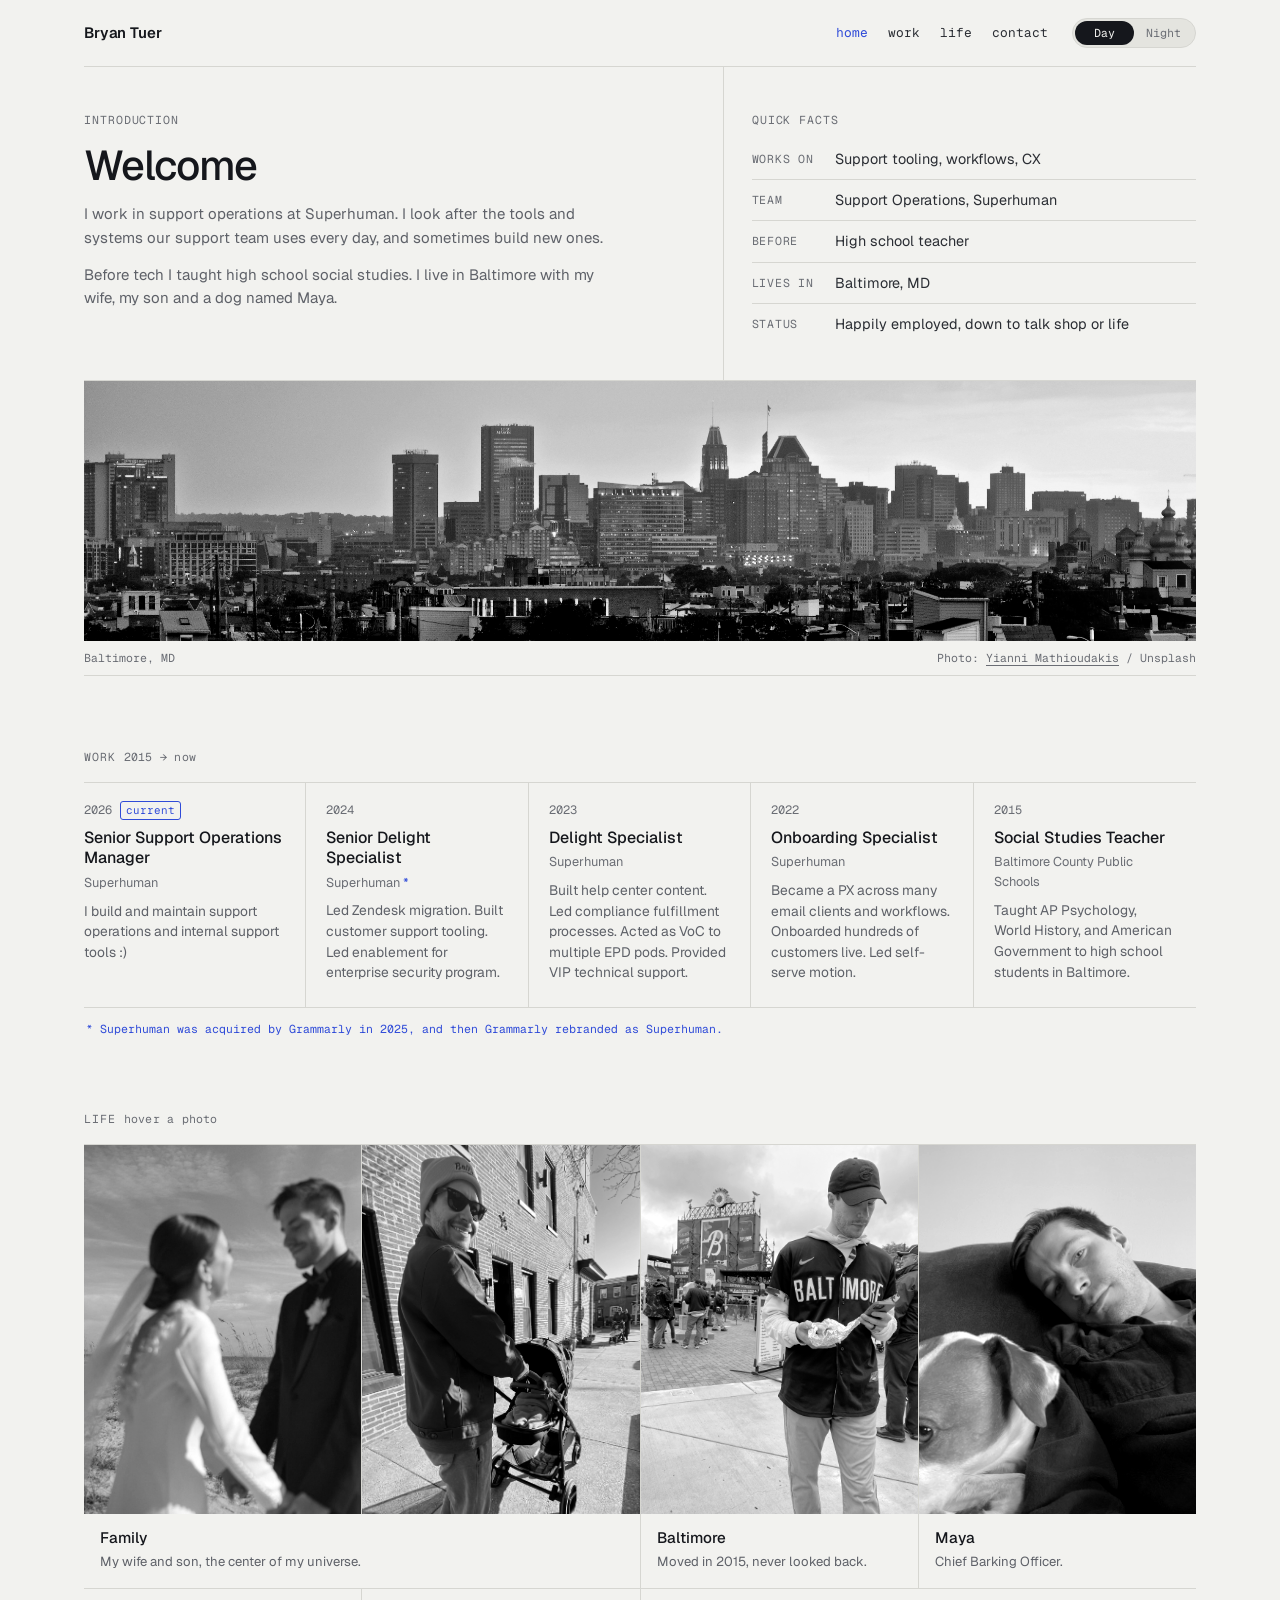
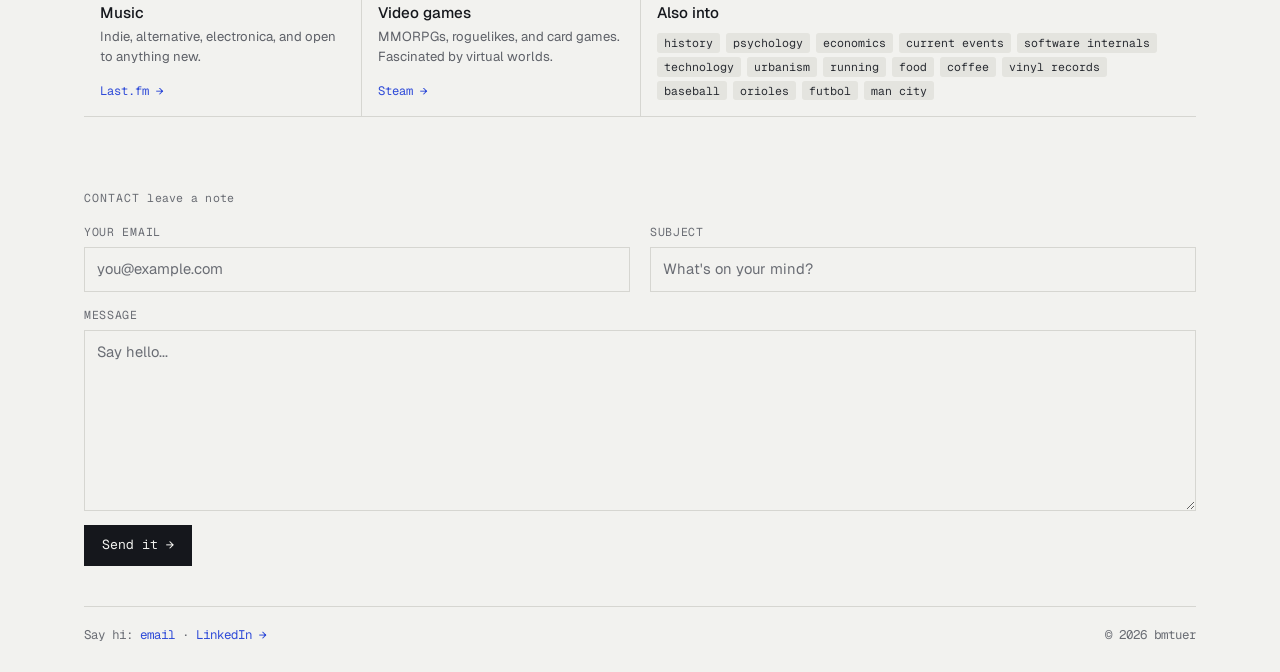
<file: index.html>
<!DOCTYPE html>
<html lang="en">
<head>
  <meta charset="UTF-8" />
  <meta name="viewport" content="width=device-width, initial-scale=1.0" />
  <title>Bryan Tuer · Support Operations at Superhuman</title>
  <meta name="description" content="Bryan Tuer builds and runs the systems behind customer support at Superhuman. Former high school teacher, based in Baltimore. Work history, life outside work, and how to get in touch." />
  <link rel="canonical" href="https://bmtuer.com/" />

  <meta property="og:type" content="website" />
  <meta property="og:site_name" content="Bryan Tuer" />
  <meta property="og:url" content="https://bmtuer.com/" />
  <meta property="og:title" content="Bryan Tuer · Support Operations at Superhuman" />
  <meta property="og:description" content="Bryan Tuer builds and runs the systems behind customer support at Superhuman. Former high school teacher, based in Baltimore. Work history, life outside work, and how to get in touch." />
  <meta property="og:image" content="https://bmtuer.com/assets/images/hero.jpg" />
  <meta name="twitter:card" content="summary_large_image" />

  <meta name="color-scheme" content="light dark" />
  <!-- Pick Day or Night before first paint: saved choice, else the OS setting. -->
  <script>
    (function () {
      var look = null;
      try { look = localStorage.getItem('bt-look'); } catch (e) {}
      if (look !== 'day' && look !== 'night') {
        look = window.matchMedia && matchMedia('(prefers-color-scheme: dark)').matches ? 'night' : 'day';
      }
      document.documentElement.setAttribute('data-look', look);
    })();
  </script>

  <link rel="icon" type="image/svg+xml" href="assets/favicon.svg" />
  <link rel="preconnect" href="https://fonts.googleapis.com" />
  <link rel="preconnect" href="https://fonts.gstatic.com" crossorigin />
  <link rel="stylesheet" href="https://fonts.googleapis.com/css2?family=Geist:wght@400;500;600&family=Geist+Mono:wght@400;500&family=JetBrains+Mono:wght@400;500;700&display=swap" />
  <link rel="stylesheet" href="css/style.css" />
</head>
<body>
  <div class="page" id="top">
    <header class="nav">
      <a class="brand" href="#top">Bryan Tuer</a>
      <div class="nav-right">
        <nav aria-label="Pages"><ul class="nav-links">
          <li><a href="#top" class="nav-link" data-text="home">home</a></li>
          <li><a href="#work" class="nav-link" data-text="work">work</a></li>
          <li><a href="#life" class="nav-link" data-text="life">life</a></li>
          <li><a href="#contact" class="nav-link" data-text="contact">contact</a></li>
        </ul></nav>
        <button class="look-switch" type="button" role="switch" aria-checked="false" aria-label="Night look">
          <span class="look-day" aria-hidden="true">Day</span><span class="look-night" aria-hidden="true">Night</span>
        </button>
      </div>
    </header>

    <main>
      <section class="hero" aria-label="Intro">
        <div class="intro">
          <p class="label">Introduction</p>
          <h1 class="statement">Welcome<span class="cursor" aria-hidden="true"></span></h1>
          <p class="sub">I work in support operations at Superhuman. I look after the tools and systems our support team uses every day, and sometimes build new ones.</p>
          <p class="sub">Before tech I taught high school social studies. I live in Baltimore with my wife, my son and a dog named Maya.</p>
        </div>

        <div class="facts">
          <h2 class="label">Quick facts</h2>
          <dl>
            <dt>Works on</dt><dd>Support tooling, workflows, CX</dd>
            <dt>Team</dt><dd>Support Operations, Superhuman</dd>
            <dt>Before</dt><dd>High school teacher</dd>
            <dt>Lives in</dt><dd>Baltimore, MD</dd>
            <dt>Status</dt><dd>Happily employed, down to talk shop or life</dd>
          </dl>
        </div>

        <figure class="hero-photo">
          <div class="pic">
            <img src="assets/images/hero.jpg" alt="Baltimore rowhomes and skyline at dusk" />
            <canvas class="dither" data-src="assets/images/hero.jpg" data-y="0.62" width="340" height="300" aria-hidden="true"></canvas>
          </div>
          <figcaption>
            <span>Baltimore, MD</span>
            <span>Photo: <a href="https://unsplash.com/photos/a-view-of-a-city-skyline-at-sunset-XRwb892hC5U" target="_blank" rel="noopener">Yianni Mathioudakis</a> / Unsplash</span>
          </figcaption>
        </figure>
      </section>

      <section class="section" id="work" aria-labelledby="work-title">
        <div class="section-head">
          <h2 class="label" id="work-title">Work <span class="meta">2015 → now</span></h2>
        </div>
        <div class="track">
          <article class="job">
            <header><span class="yr">2026</span><span class="now">current</span></header>
            <h3>Senior Support Operations Manager</h3>
            <span class="co">Superhuman</span>
            <p>I build and maintain support operations and internal support tools :)</p>
          </article>
          <article class="job">
            <header><span class="yr">2024</span></header>
            <h3>Senior Delight Specialist</h3>
            <span class="co">Superhuman<a class="fn-mark" href="#fn-rebrand" aria-label="Footnote">*</a></span>
            <p>Led Zendesk migration. Built customer support tooling. Led enablement for enterprise security program.</p>
          </article>
          <article class="job">
            <header><span class="yr">2023</span></header>
            <h3>Delight Specialist</h3>
            <span class="co">Superhuman</span>
            <p>Built help center content. Led compliance fulfillment processes. Acted as VoC to multiple EPD pods. Provided VIP technical support.</p>
          </article>
          <article class="job">
            <header><span class="yr">2022</span></header>
            <h3>Onboarding Specialist</h3>
            <span class="co">Superhuman</span>
            <p>Became a PX across many email clients and workflows. Onboarded hundreds of customers live. Led self-serve motion.</p>
          </article>
          <article class="job">
            <header><span class="yr">2015</span></header>
            <h3>Social Studies Teacher</h3>
            <span class="co">Baltimore County Public Schools</span>
            <p>Taught AP Psychology, World History, and American Government to high school students in Baltimore.</p>
          </article>
        </div>
        <p class="footnote" id="fn-rebrand"><span class="fn-mark" aria-hidden="true">*</span> Superhuman was acquired by Grammarly in 2025, and then Grammarly rebranded as Superhuman.</p>
      </section>

      <section class="section" id="life" aria-labelledby="life-title">
        <div class="section-head">
          <h2 class="label" id="life-title">Life <span class="meta hint-hover">hover a photo</span><span class="meta hint-tap">tap a photo</span></h2>
        </div>
        <div class="life-grid">
          <div class="cell wide reveal" tabindex="0">
            <div class="pic-pair">
              <div class="pic"><img src="assets/images/family.jpg" alt="Bryan and his wife" loading="lazy" style="object-position: center 40%;" /><canvas class="dither" data-src="assets/images/family.jpg" data-y="0.4" width="180" height="240" aria-hidden="true"></canvas></div>
              <div class="pic"><img src="assets/images/son.jpg" alt="Bryan with his son in a stroller" loading="lazy" style="object-position: center 20%;" /><canvas class="dither" data-src="assets/images/son.jpg" data-y="0.2" width="180" height="240" aria-hidden="true"></canvas></div>
            </div>
            <div class="cell-text"><h3>Family</h3><p>My wife and son, the center of my universe.</p></div>
          </div>
          <div class="cell reveal" tabindex="0">
            <div class="pic"><img src="assets/images/baltimore.jpg" alt="Bryan in Baltimore" loading="lazy" /><canvas class="dither" data-src="assets/images/baltimore.jpg" width="180" height="240" aria-hidden="true"></canvas></div>
            <div class="cell-text"><h3>Baltimore</h3><p>Moved in 2015, never looked back.</p></div>
          </div>
          <div class="cell reveal" tabindex="0">
            <div class="pic"><img src="assets/images/dog.jpg" alt="Maya the dog curled up with Bryan" loading="lazy" style="object-position: 69% center;" /><canvas class="dither" data-src="assets/images/dog.jpg" data-x="0.69" width="180" height="240" aria-hidden="true"></canvas></div>
            <div class="cell-text"><h3>Maya</h3><p>Chief Barking Officer.</p></div>
          </div>
          <div class="cell">
            <div class="cell-text"><h3>Music</h3><p>Indie, alternative, electronica, and open to anything new.</p><a class="cell-link" href="https://www.last.fm/user/terribad" target="_blank" rel="noopener">Last.fm →</a></div>
          </div>
          <div class="cell">
            <div class="cell-text"><h3>Video games</h3><p>MMORPGs, roguelikes, and card games. Fascinated by virtual worlds.</p><a class="cell-link" href="https://steamcommunity.com/id/fluxist" target="_blank" rel="noopener">Steam →</a></div>
          </div>
          <div class="cell wide">
            <div class="cell-text"><h3>Also into</h3>
              <ul class="chips"><li>history</li><li>psychology</li><li>economics</li><li>current events</li><li>software internals</li><li>technology</li><li>urbanism</li><li>running</li><li>food</li><li>coffee</li><li>vinyl records</li><li>baseball</li><li>orioles</li><li>futbol</li><li>man city</li></ul>
            </div>
          </div>
        </div>
      </section>

      <section class="section" id="contact" aria-labelledby="contact-title">
        <div class="section-head">
          <h2 class="label" id="contact-title">Contact <span class="meta">leave a note</span></h2>
        </div>
            <form class="note-form" action="https://formspree.io/f/xdawbdeq" method="POST">
              <div class="field">
                <label for="email">Your email</label>
                <input type="email" id="email" name="email" placeholder="you@example.com" autocomplete="email" required />
              </div>
              <div class="field">
                <label for="subject">Subject</label>
                <input type="text" id="subject" name="subject" placeholder="What's on your mind?" required />
              </div>
              <div class="field field-wide">
                <label for="message">Message</label>
                <textarea id="message" name="message" rows="7" placeholder="Say hello..." required></textarea>
              </div>
              <button type="submit" class="btn">Send it →</button>
            </form>
      </section>
    </main>

    <footer class="footer">
      <span>Say hi: <a href="mailto:bmtuer@gmail.com">email</a> · <a href="https://www.linkedin.com/in/bryantuer/" target="_blank" rel="noopener">LinkedIn →</a></span>
      <span>© 2026 bmtuer</span>
    </footer>
  </div>

  <script src="js/main.js"></script>
</body>
</html>
</file>
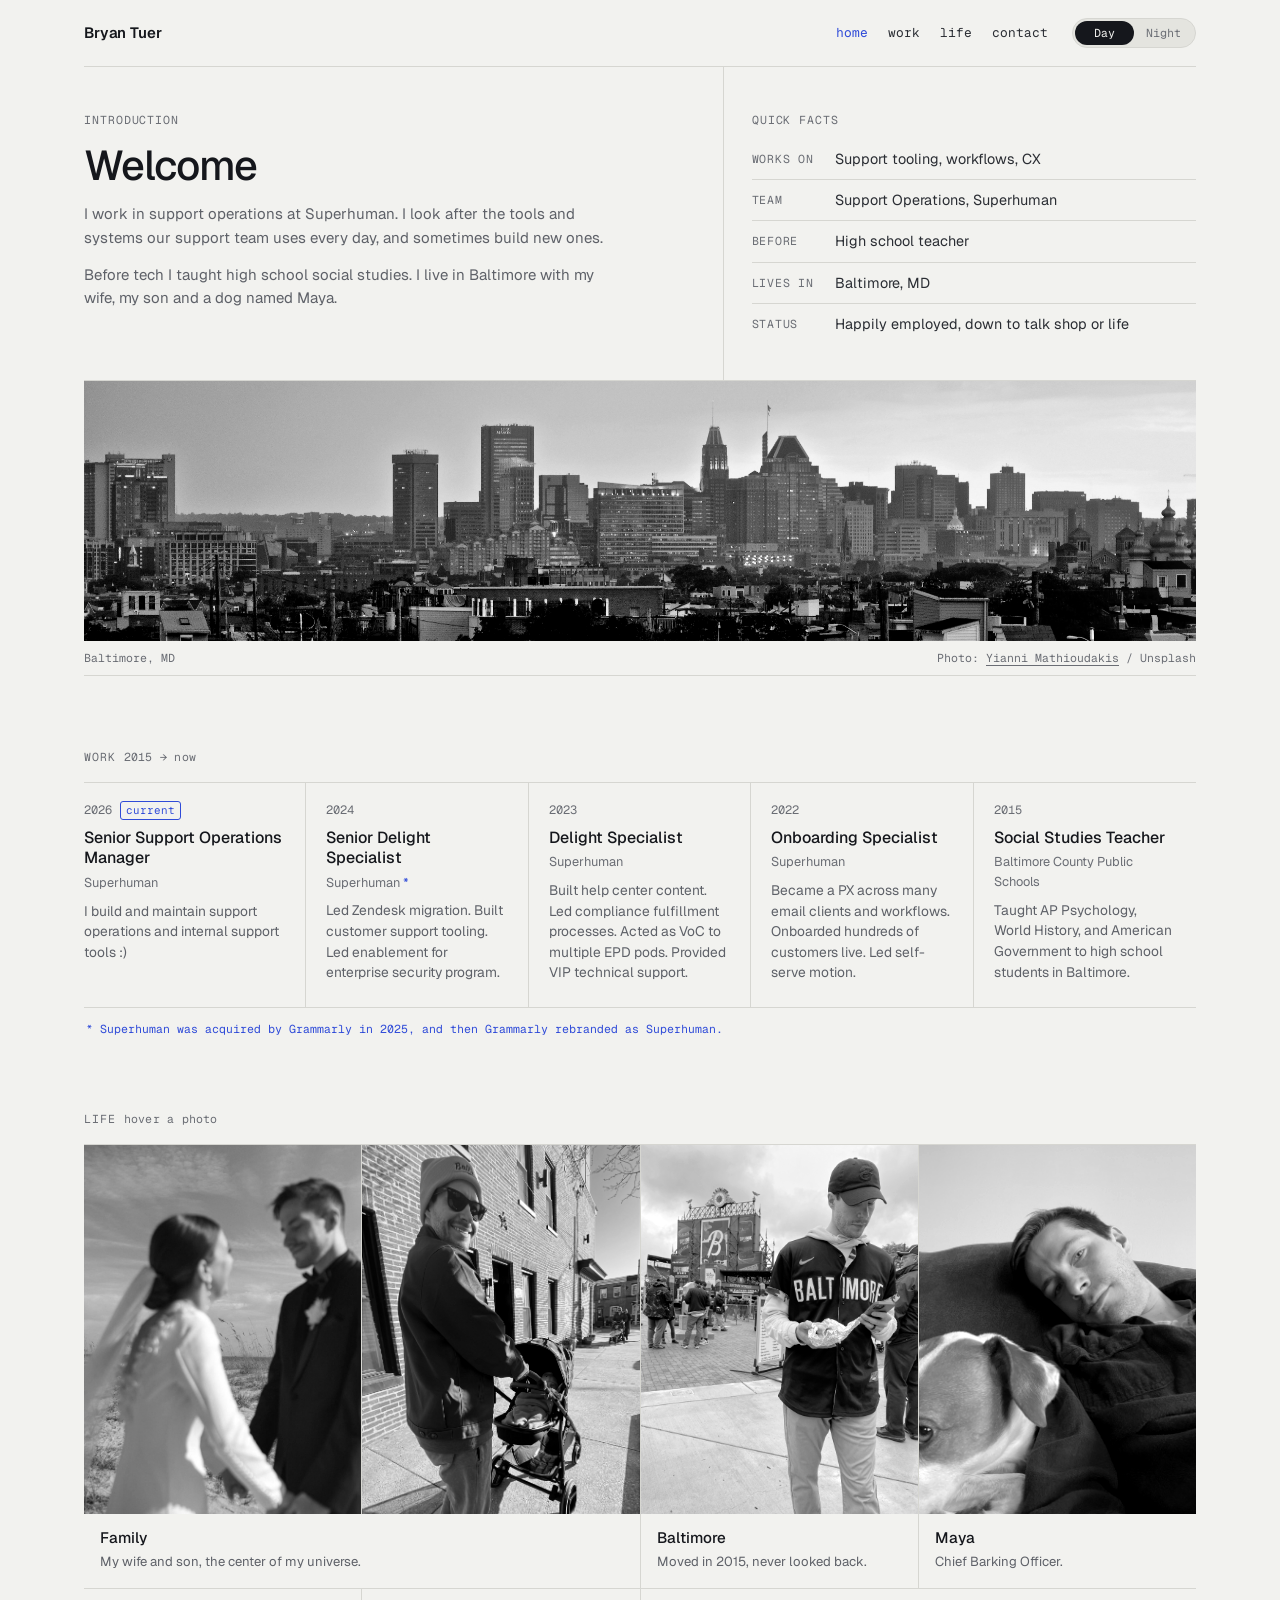
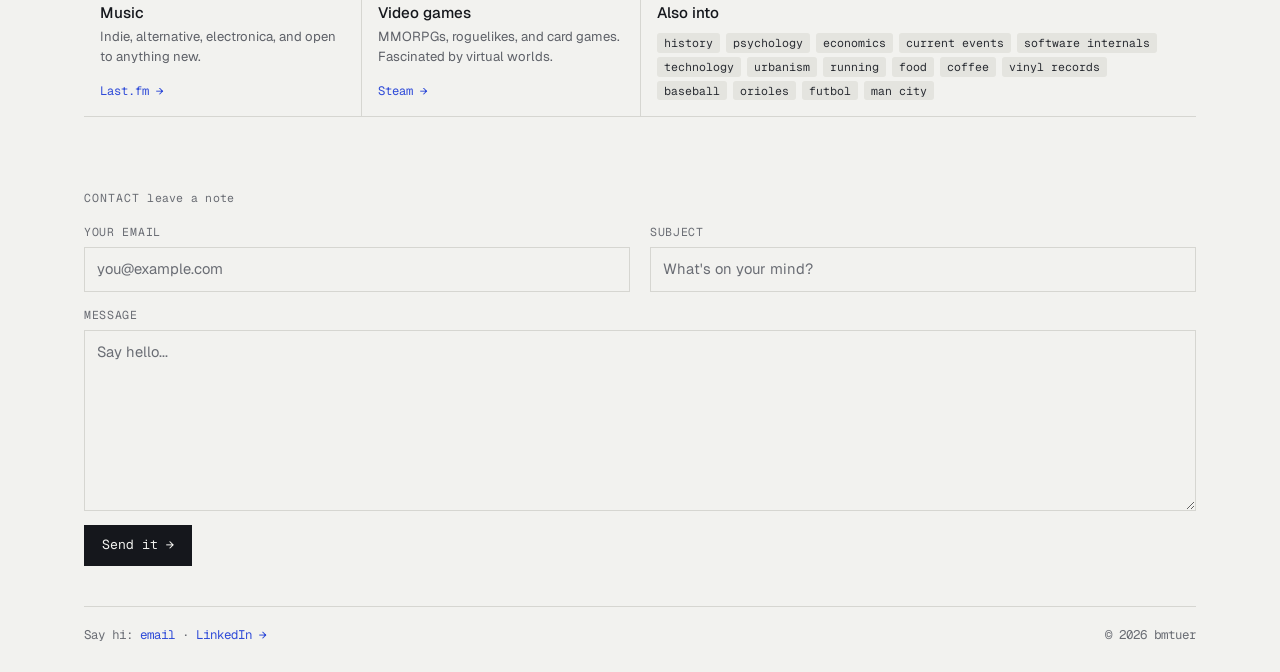
<file: contact.html>
<!DOCTYPE html>
<html lang="en">
<head>
  <meta charset="UTF-8" />
  <title>Contact · Bryan Tuer</title>
  <!-- This page moved into a section of the single-page site. Kept so old links still land. -->
  <link rel="canonical" href="https://bmtuer.com/#contact" />
  <meta name="robots" content="noindex" />
  <meta http-equiv="refresh" content="0; url=index.html#contact" />
  <script>location.replace('index.html#contact');</script>
</head>
<body>
  <p><a href="index.html#contact">Contact moved. Continue to bmtuer.com/#contact</a></p>
</body>
</html>
</file>
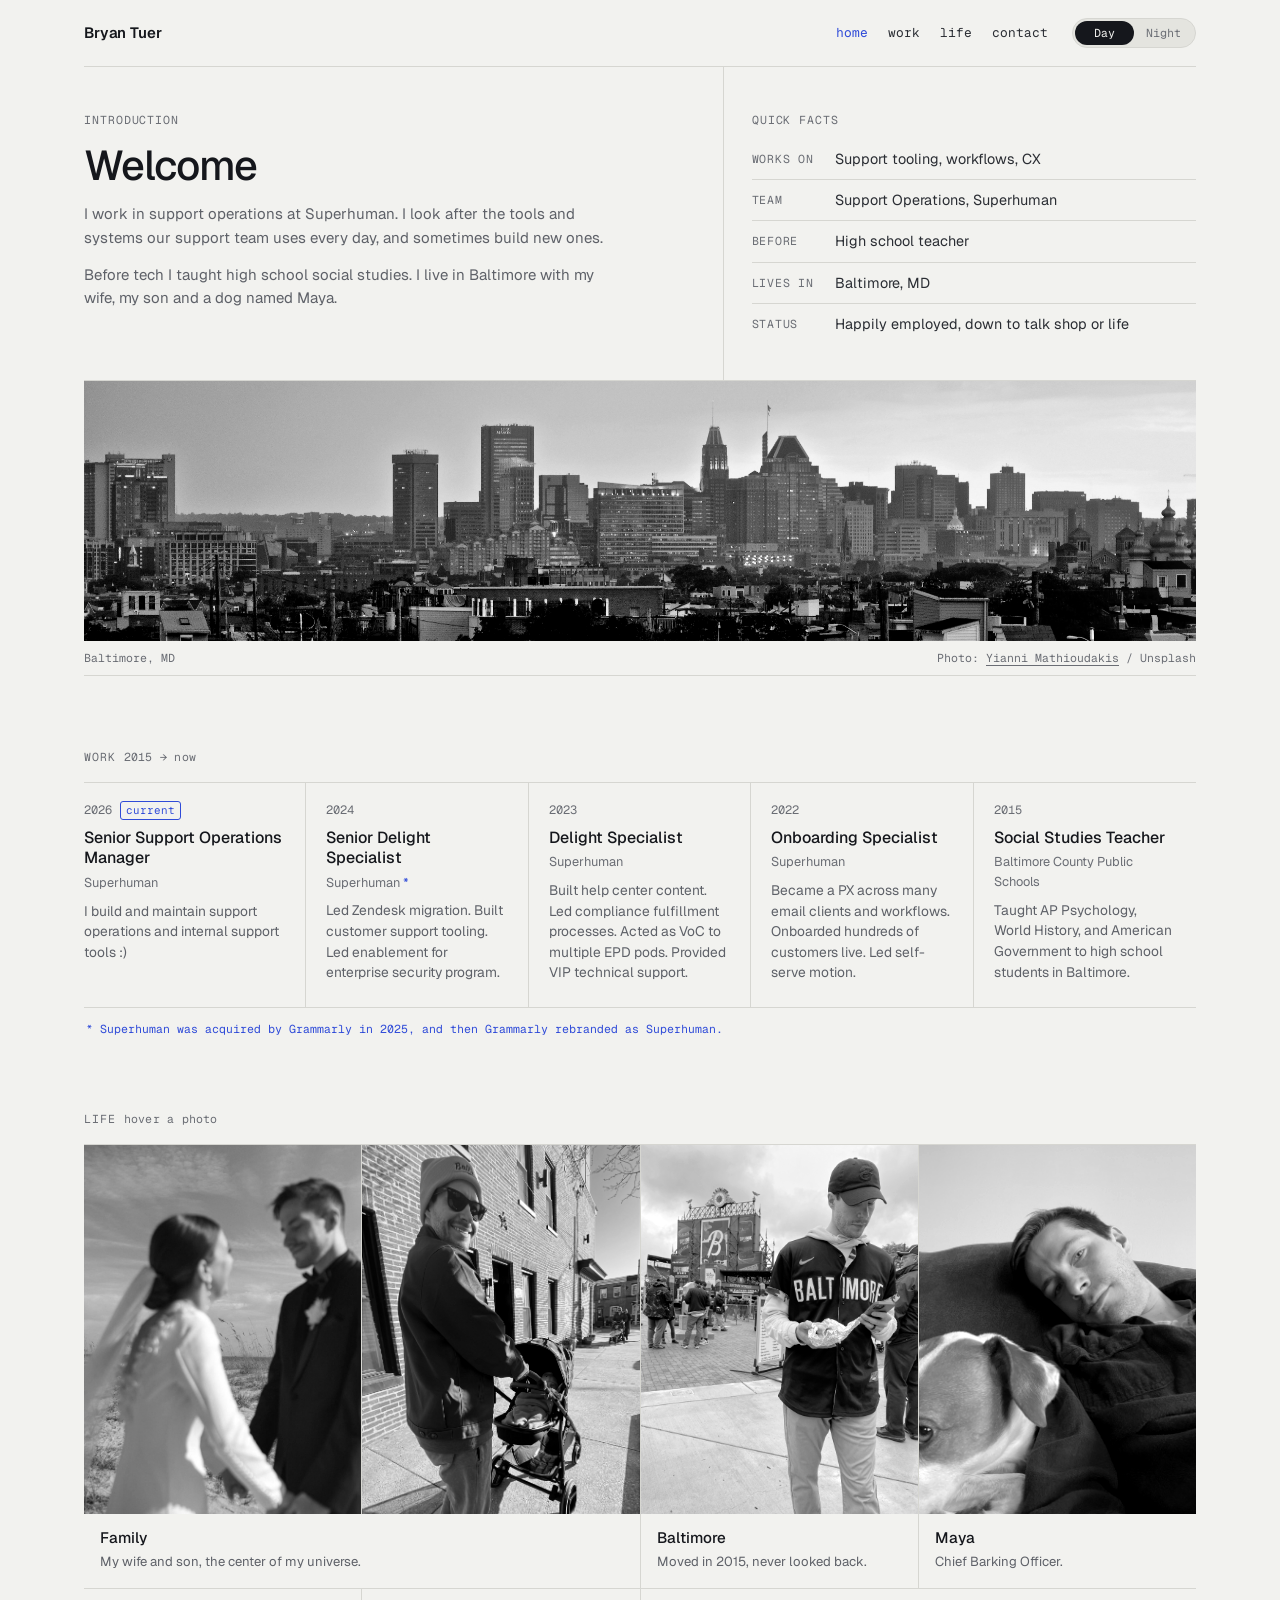
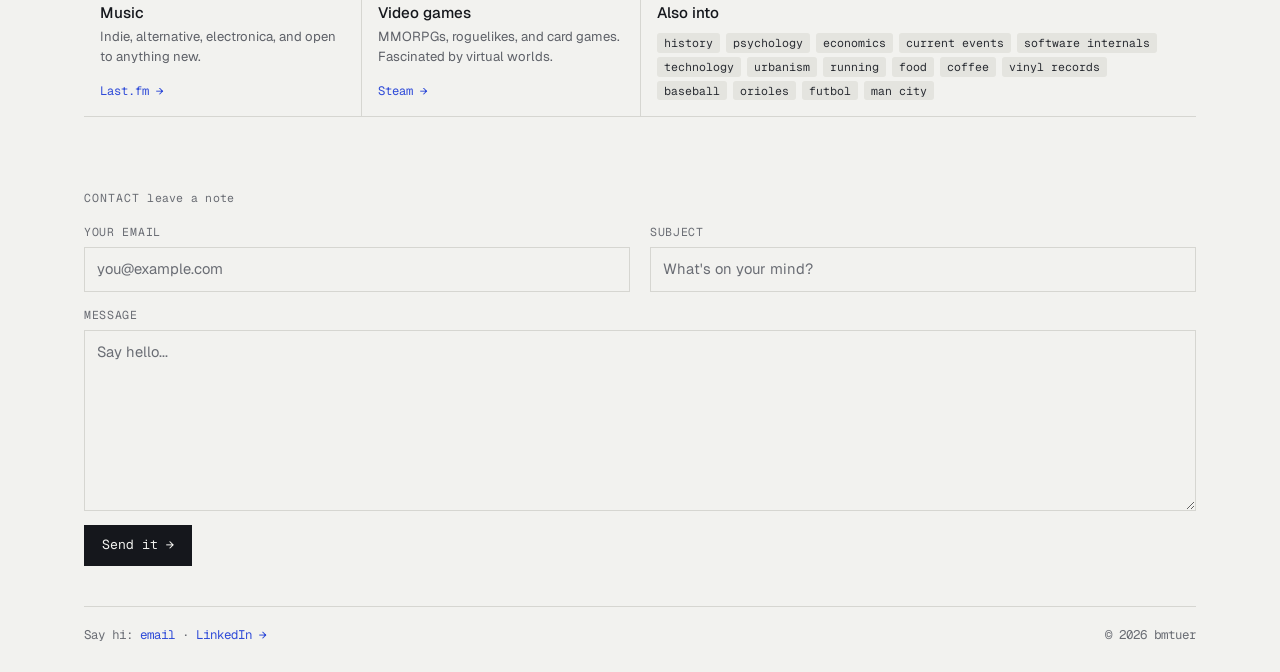
<file: life.html>
<!DOCTYPE html>
<html lang="en">
<head>
  <meta charset="UTF-8" />
  <title>Life · Bryan Tuer</title>
  <!-- This page moved into a section of the single-page site. Kept so old links still land. -->
  <link rel="canonical" href="https://bmtuer.com/#life" />
  <meta name="robots" content="noindex" />
  <meta http-equiv="refresh" content="0; url=index.html#life" />
  <script>location.replace('index.html#life');</script>
</head>
<body>
  <p><a href="index.html#life">Life moved. Continue to bmtuer.com/#life</a></p>
</body>
</html>
</file>
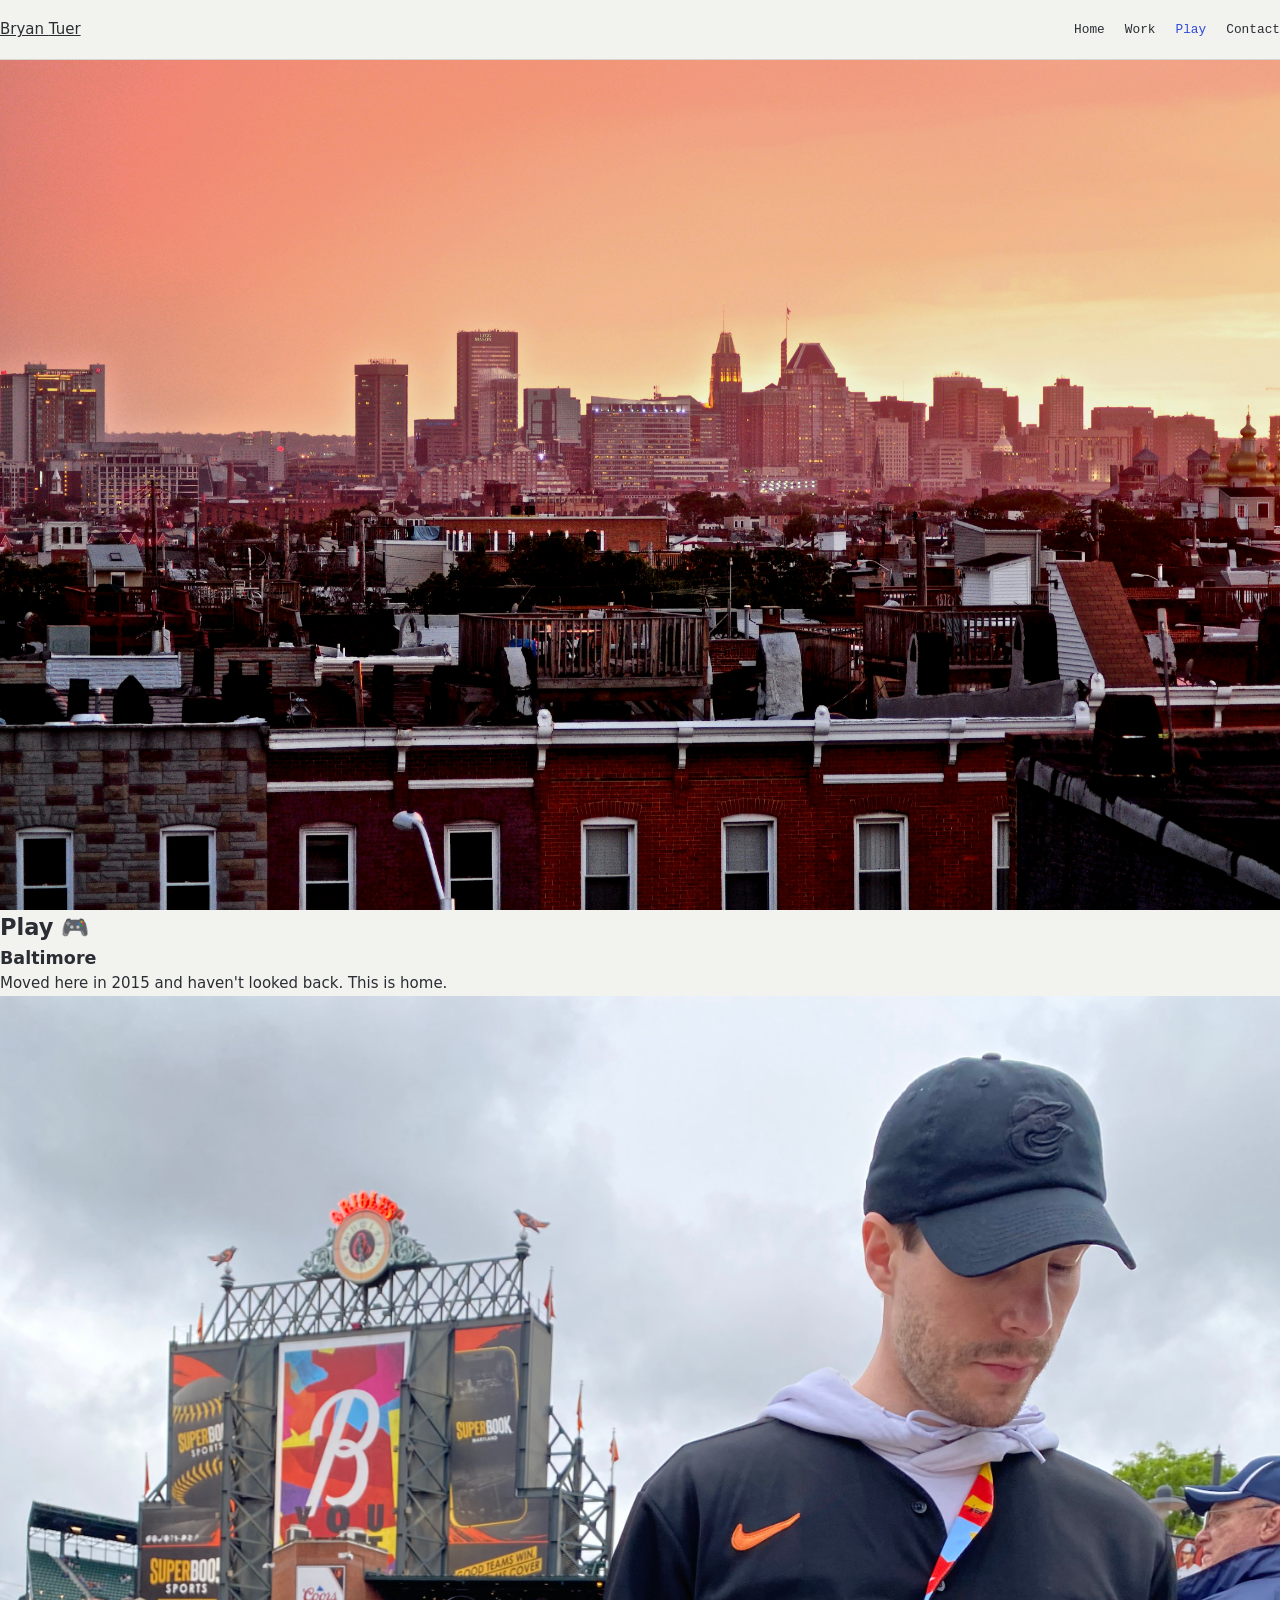
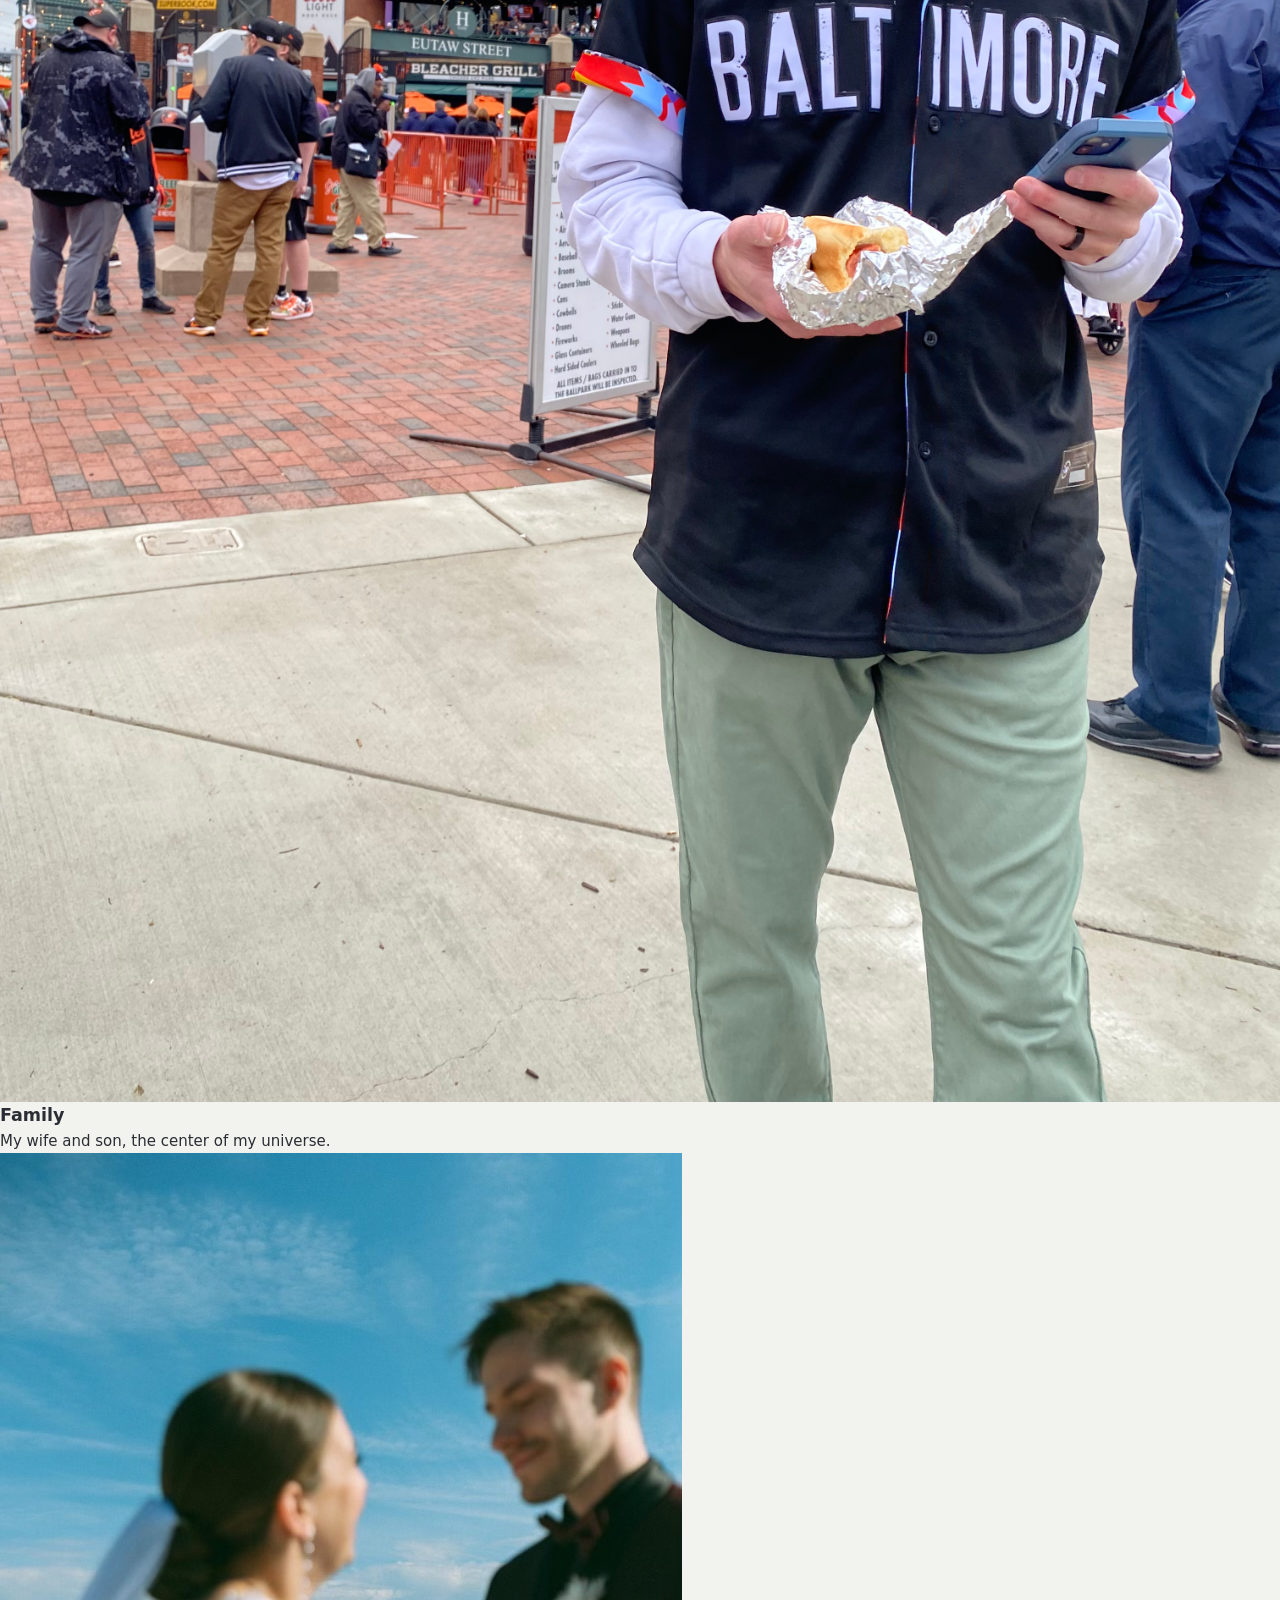
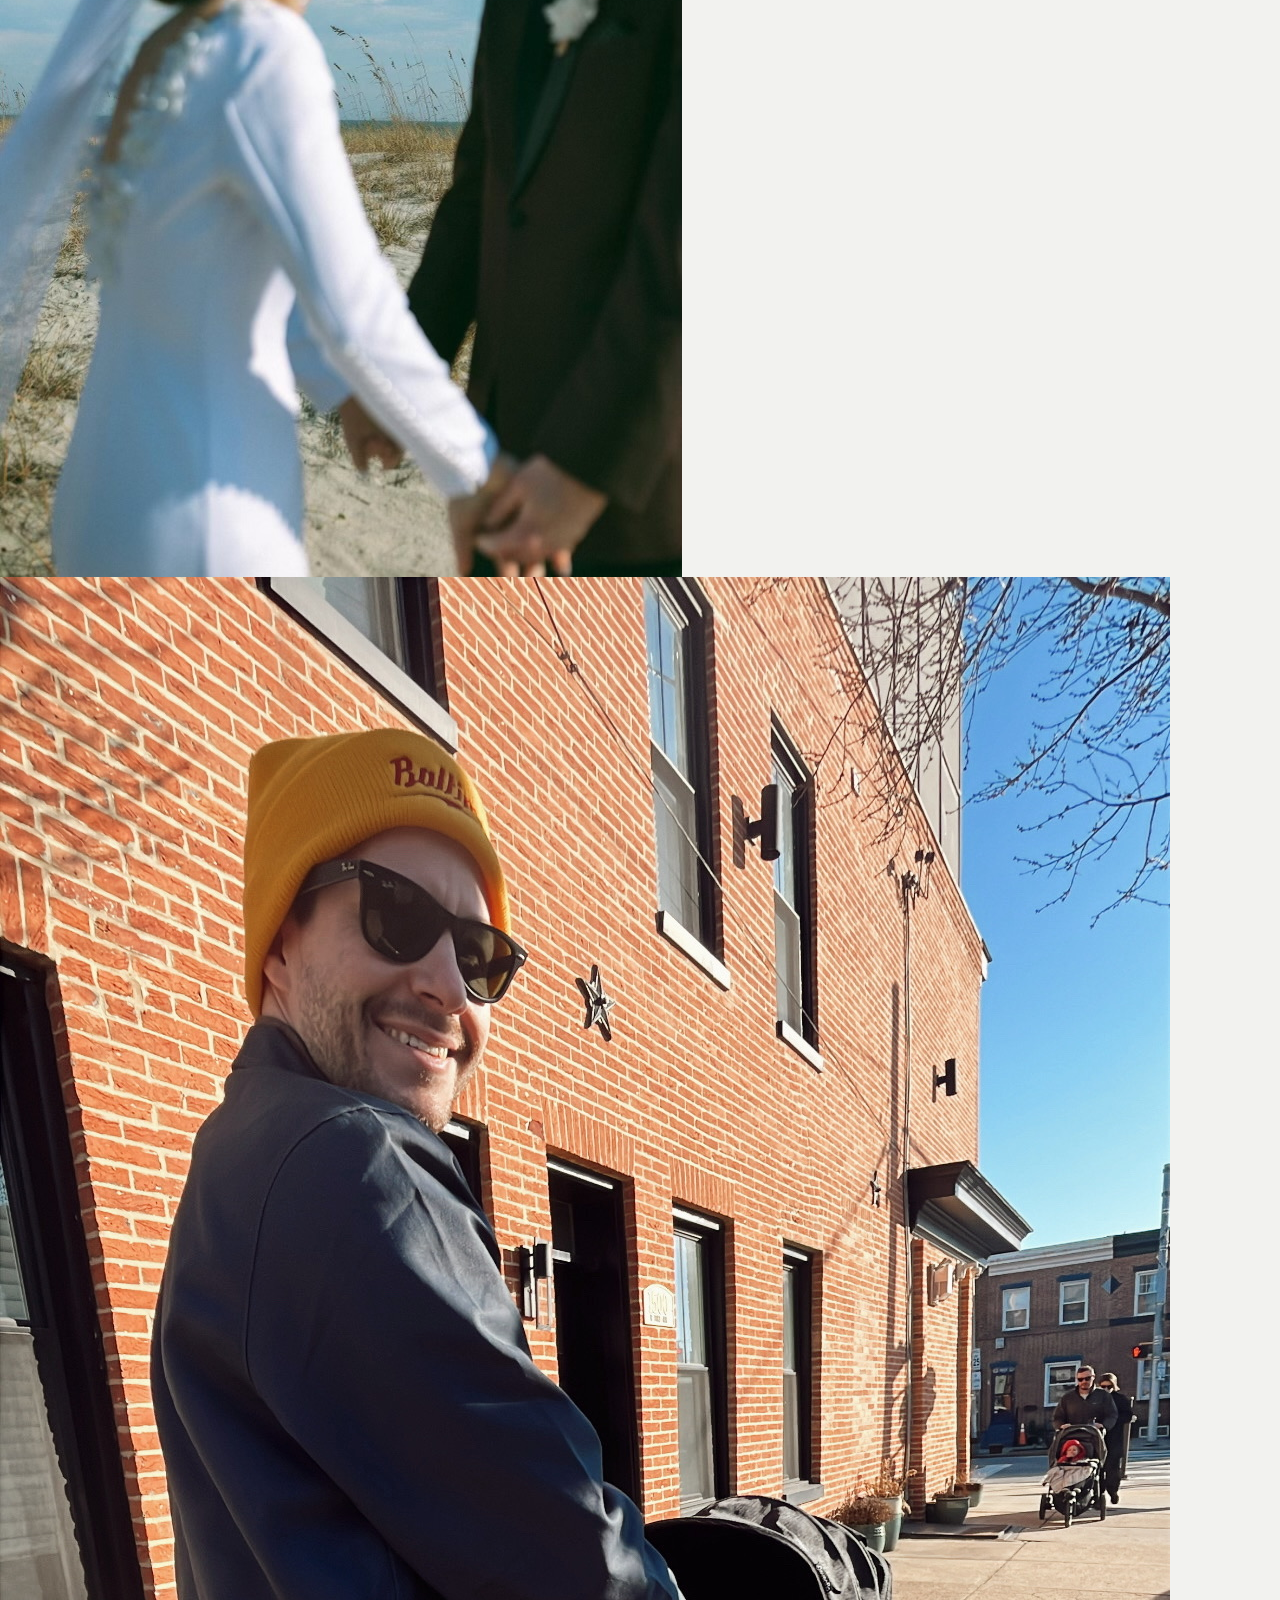
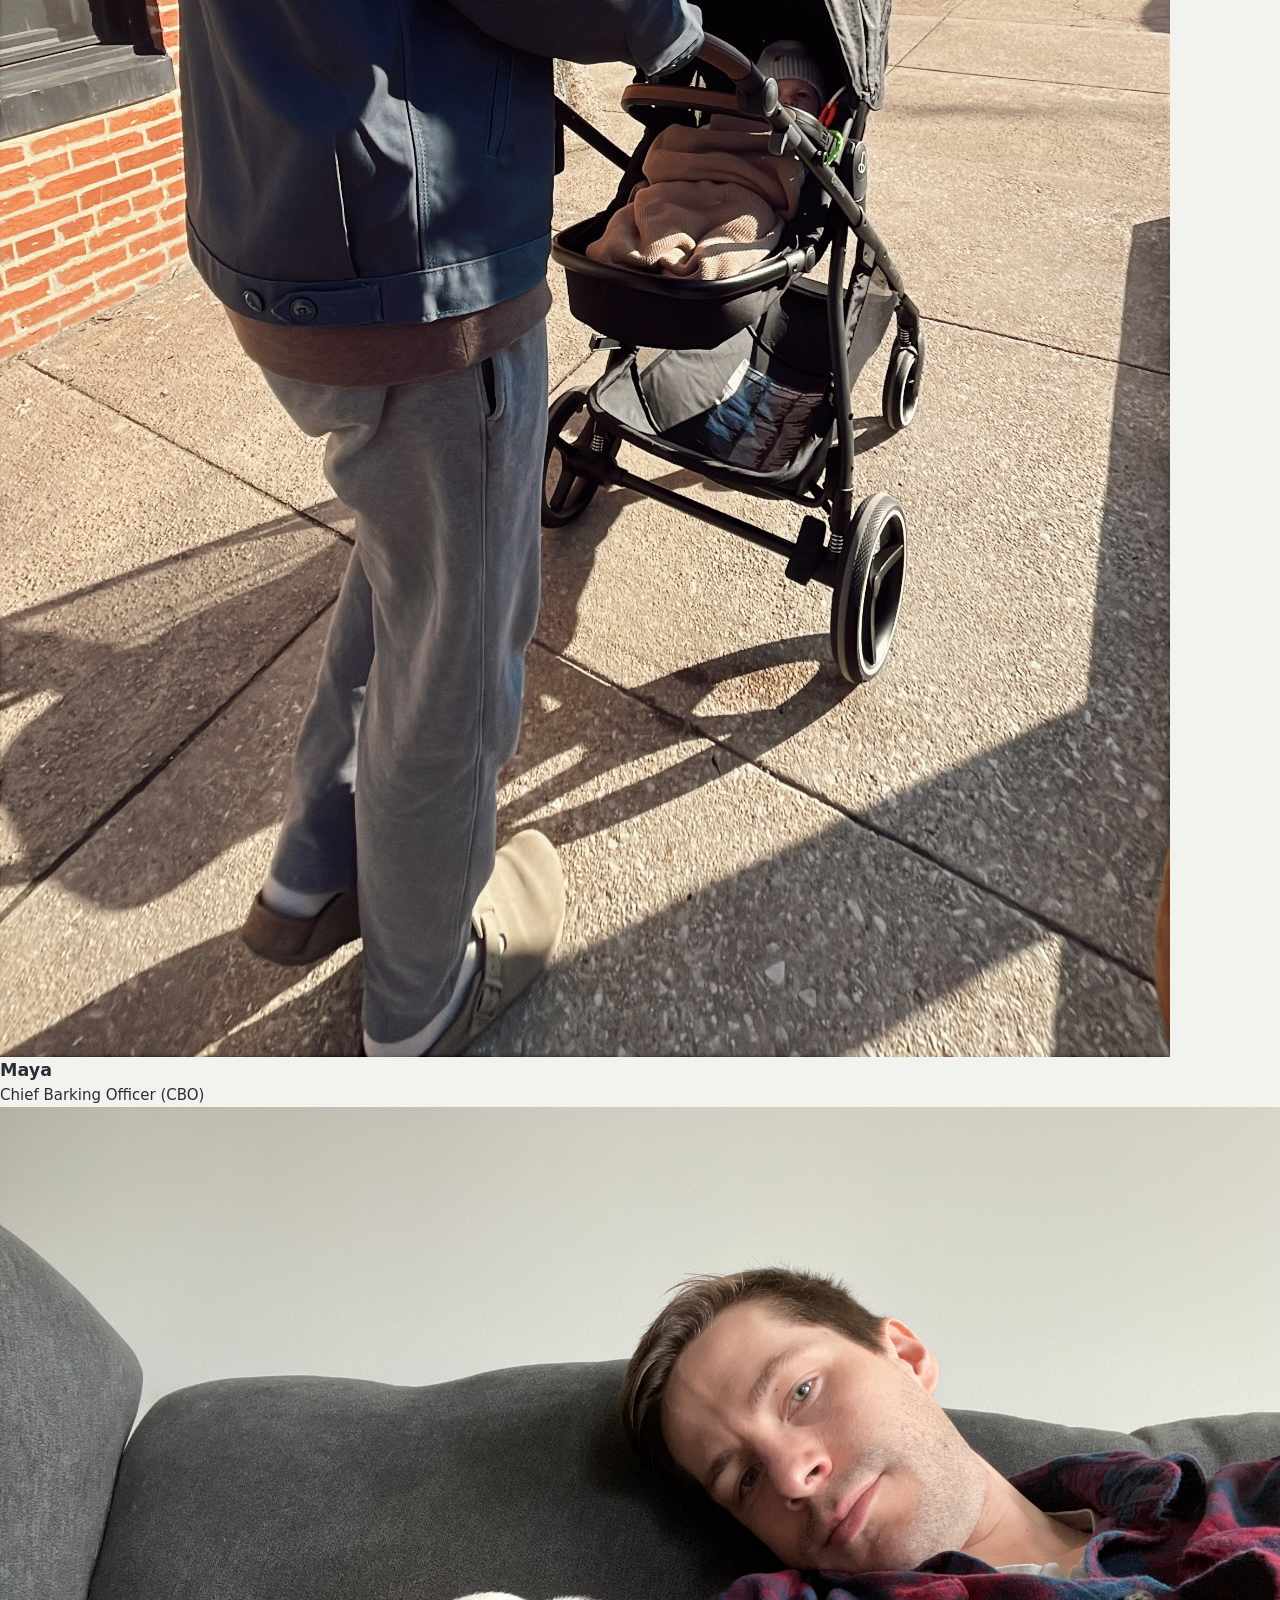
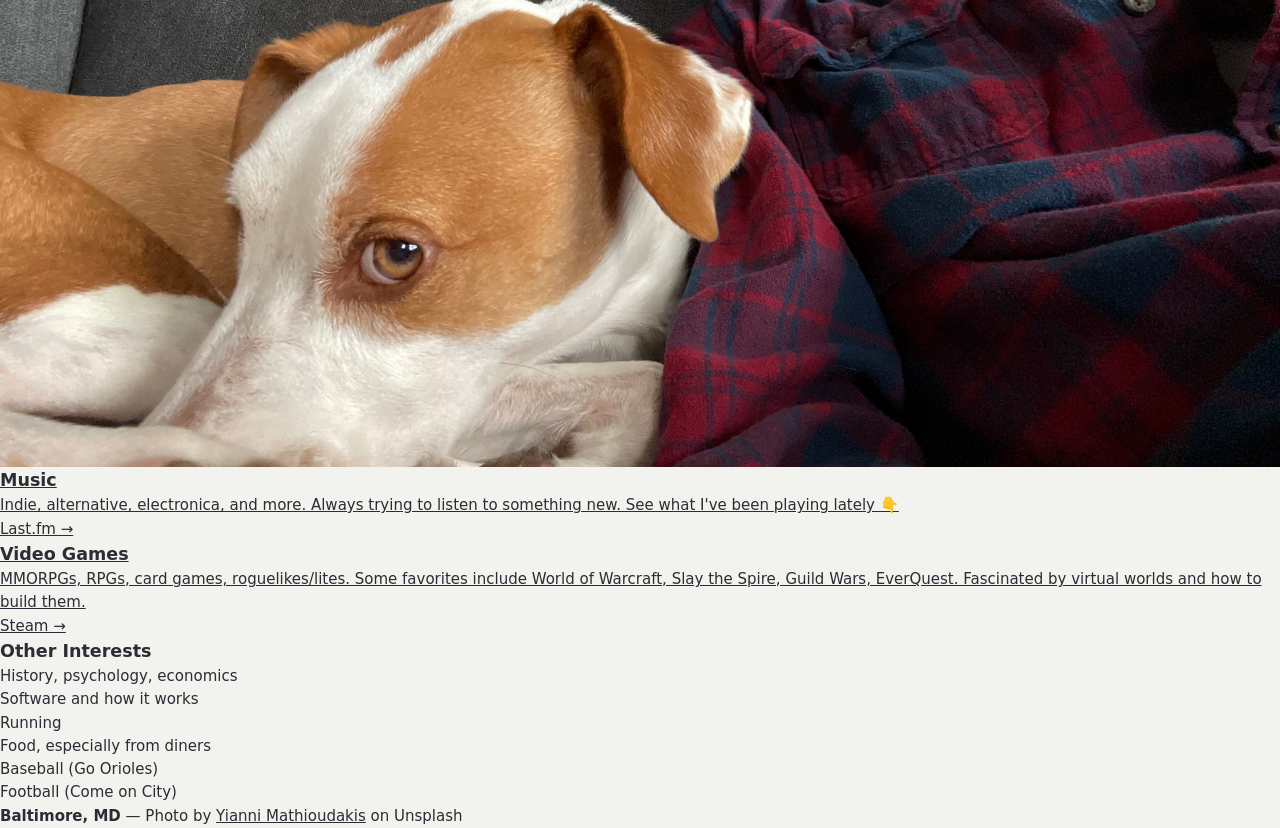
<file: play.html>
<!DOCTYPE html>
<html lang="en">
<head>
  <meta charset="UTF-8" />
  <meta name="viewport" content="width=device-width, initial-scale=1.0" />
  <title>Play — Bryan Tuer</title>
  <meta name="description" content="The off-hours version of Bryan Tuer: Baltimore, family, a dog named Maya, indie and electronic music, video games and virtual worlds, running, diners, and Orioles baseball." />
  <link rel="canonical" href="https://bmtuer.com/play.html" />

  <meta property="og:type" content="website" />
  <meta property="og:site_name" content="Bryan Tuer" />
  <meta property="og:url" content="https://bmtuer.com/play.html" />
  <meta property="og:title" content="Play — Bryan Tuer" />
  <meta property="og:description" content="The off-hours version of Bryan Tuer: Baltimore, family, a dog named Maya, indie and electronic music, video games and virtual worlds, running, diners, and Orioles baseball." />
  <meta property="og:image" content="https://bmtuer.com/assets/images/hero.jpg" />
  <meta name="twitter:card" content="summary_large_image" />

  <link rel="icon" type="image/svg+xml" href="assets/favicon.svg" />
  <link rel="stylesheet" href="css/style.css" />
</head>
<body class="hero-page">

  <nav class="nav">
    <a href="index.html" class="nav-name"><span class="nav-name-first">Bryan </span><span class="nav-name-last">Tuer</span></a>
    <ul class="nav-links">
      <li><a href="index.html" class="nav-link" data-text="Home">Home<span class="cursor">_</span></a></li>
      <li><a href="work.html" class="nav-link" data-text="Work">Work<span class="cursor">_</span></a></li>
      <li><a href="play.html" class="nav-link" data-text="Play" aria-current="page">Play<span class="cursor">_</span></a></li>
      <li><a href="contact.html" class="nav-link" data-text="Contact">Contact<span class="cursor">_</span></a></li>
    </ul>
  </nav>

  <div class="bg-wrap">
    <img src="assets/images/hero.jpg" alt="Baltimore rowhomes at sunset" class="hero-image" />
    <div class="hero-overlay"></div>
  </div>

  <main class="content-wrap">
    <div class="play-outer">
      <div class="play-frosted"></div>
      <div class="play-card">

        <div class="timeline-header">
          <h2 class="card-title">Play 🎮</h2>
        </div>

        <div class="bento-grid">

          <!-- Baltimore — tall portrait cell -->
          <div class="bento-cell row-2 has-img">
            <h3 class="bento-title">Baltimore</h3>
            <p class="bento-desc">Moved here in 2015 and haven't looked back. This is home.</p>
            <div class="bento-img">
              <img src="assets/images/baltimore.jpg" alt="Baltimore" />
            </div>
          </div>

          <!-- Family — tall, double wide, two photos -->
          <div class="bento-cell row-2 span-2">
            <h3 class="bento-title">Family</h3>
            <p class="bento-desc">My wife and son, the center of my universe.</p>
            <div class="bento-img-pair">
              <div class="bento-img">
                <img src="assets/images/family.jpg" alt="Family" />
              </div>
              <div class="bento-img">
                <img src="assets/images/son.jpg" alt="Son" style="object-position: center 30%;" />
              </div>
            </div>
          </div>

          <!-- Dog -->
          <div class="bento-cell has-img">
            <h3 class="bento-title">Maya</h3>
            <p class="bento-desc">Chief Barking Officer (CBO)</p>
            <div class="bento-img">
              <img src="assets/images/dog.jpg" alt="Maya" style="object-position: 25% 70%;" />
            </div>
          </div>

          <!-- Music — links to last.fm -->
          <a href="https://www.last.fm/user/terribad" target="_blank" class="bento-cell bento-link">
            <h3 class="bento-title">Music</h3>
            <p class="bento-desc">Indie, alternative, electronica, and more. Always trying to listen to something new. See what I've been playing lately 👇</p>
            <span class="bento-cta">Last.fm →</span>
          </a>

          <!-- Video Games — wide -->
          <a href="https://steamcommunity.com/id/fluxist" target="_blank" class="bento-cell bento-link span-2">
            <h3 class="bento-title">Video Games</h3>
            <p class="bento-desc">MMORPGs, RPGs, card games, roguelikes/lites. Some favorites include World of Warcraft, Slay the Spire, Guild Wars, EverQuest. Fascinated by virtual worlds and how to build them.</p>
            <span class="bento-cta">Steam →</span>
          </a>

          <!-- Other Interests — wide -->
          <div class="bento-cell span-2">
            <h3 class="bento-title">Other Interests</h3>
            <ul class="bento-list">
              <li>History, psychology, economics</li>
              <li>Software and how it works</li>
              <li>Running</li>
              <li>Food, especially from diners</li>
              <li>Baseball (Go Orioles)</li>
              <li>Football (Come on City)</li>
            </ul>
          </div>

        </div>
      </div>
    </div>
  </main>

  <div class="hero-footer">
    <span class="hero-credit">
      <strong>Baltimore, MD</strong> — Photo by
      <a href="https://unsplash.com/photos/a-view-of-a-city-skyline-at-sunset-XRwb892hC5U" target="_blank">Yianni Mathioudakis</a>
      on Unsplash
    </span>
  </div>

  <script src="js/main.js"></script>
</body>
</html>
</file>
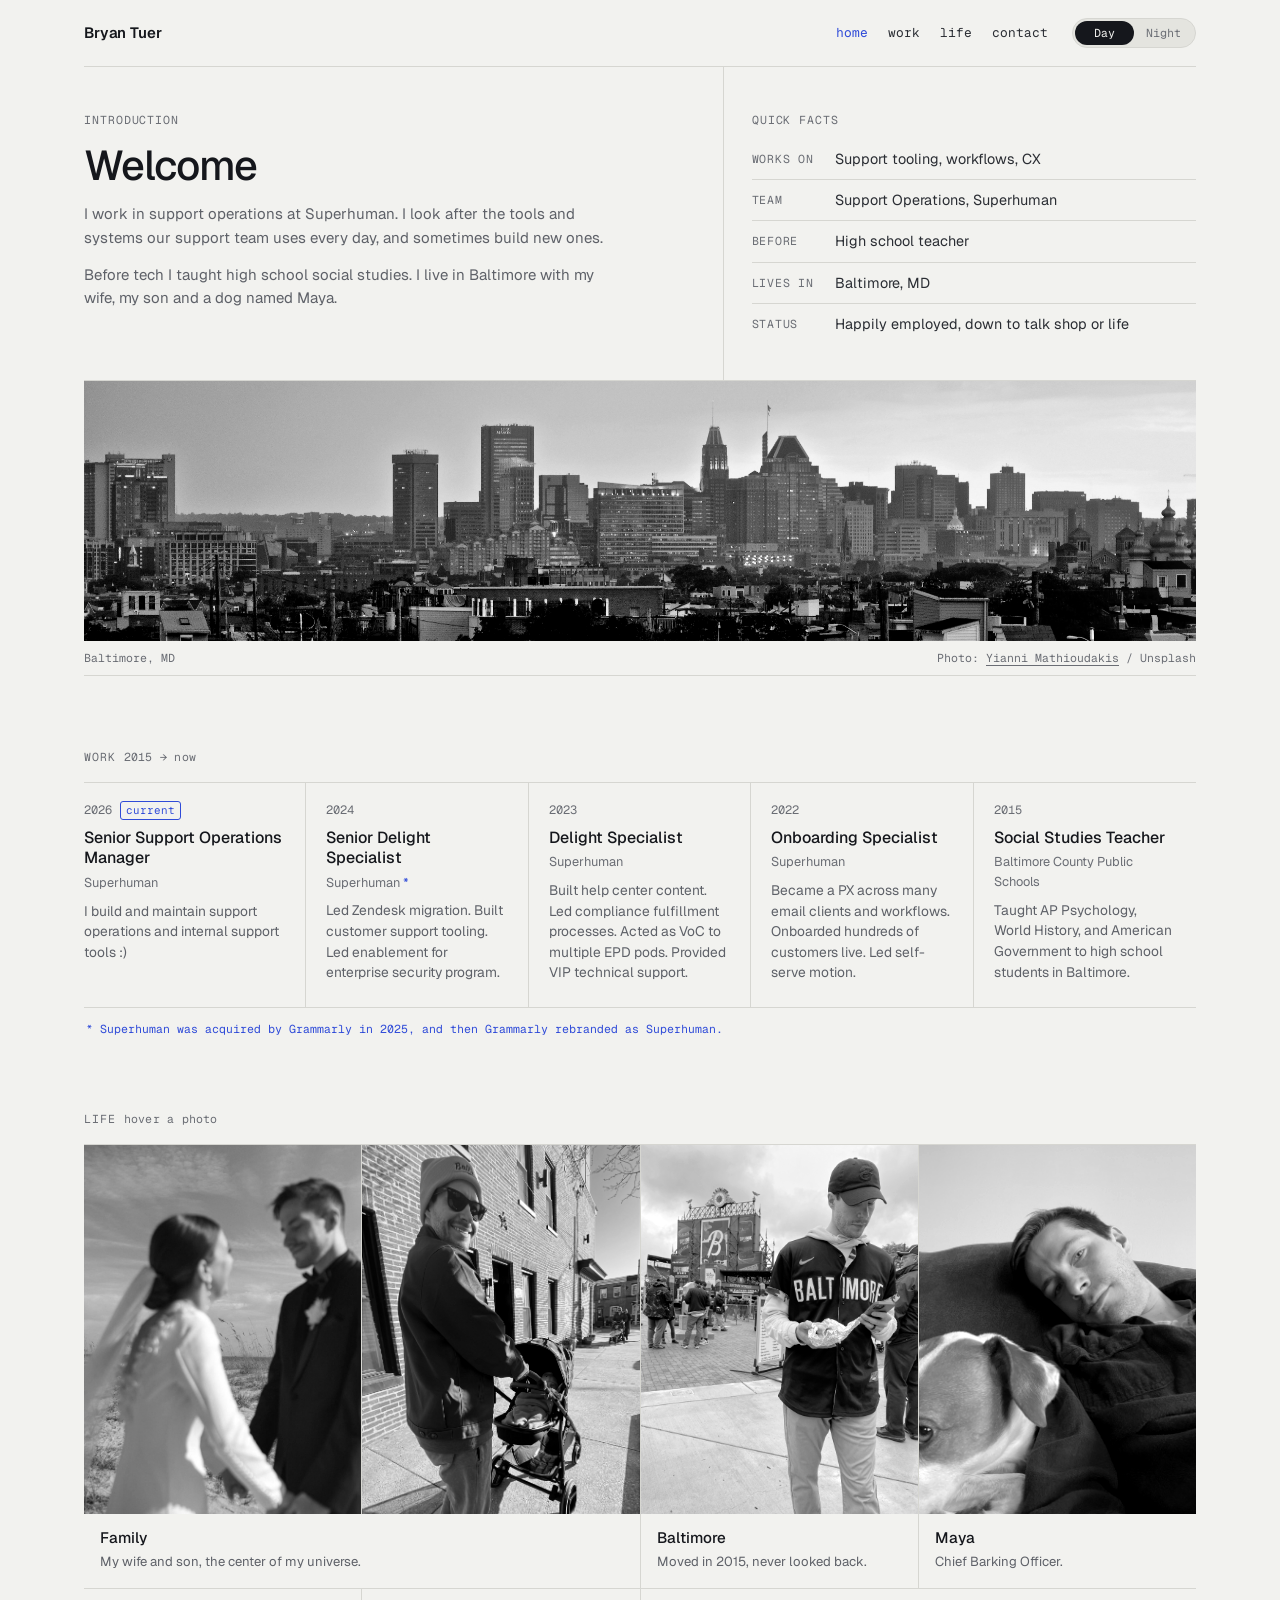
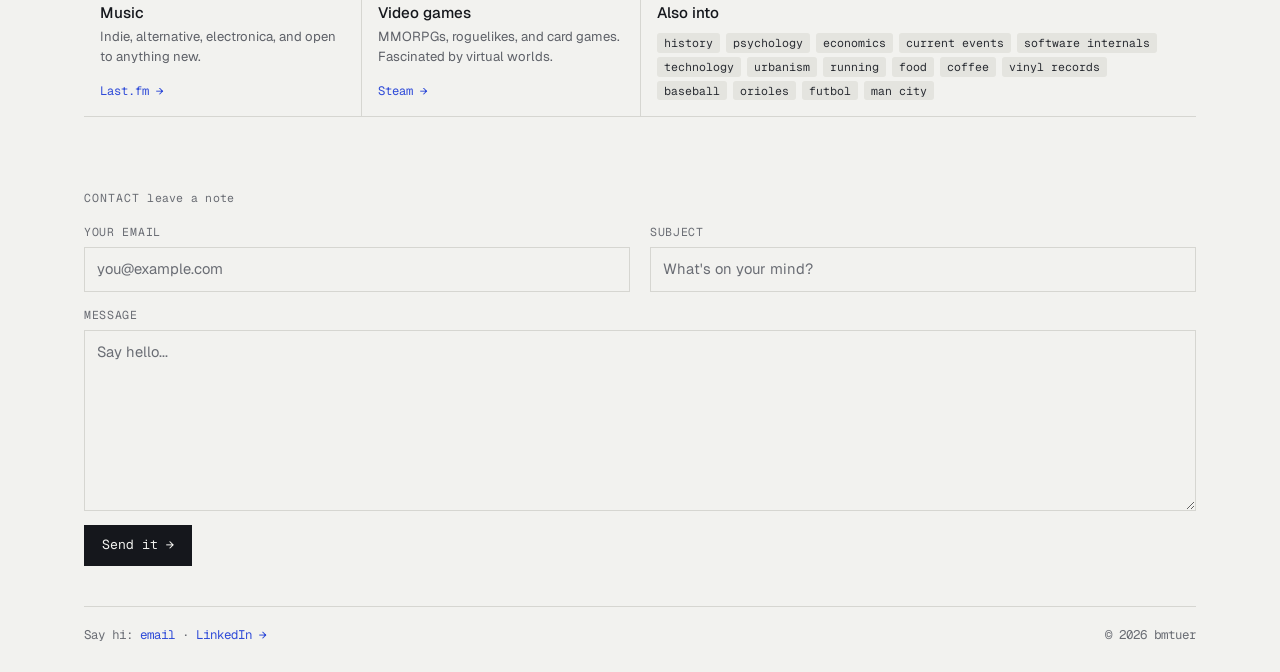
<file: work.html>
<!DOCTYPE html>
<html lang="en">
<head>
  <meta charset="UTF-8" />
  <title>Work · Bryan Tuer</title>
  <!-- This page moved into a section of the single-page site. Kept so old links still land. -->
  <link rel="canonical" href="https://bmtuer.com/#work" />
  <meta name="robots" content="noindex" />
  <meta http-equiv="refresh" content="0; url=index.html#work" />
  <script>location.replace('index.html#work');</script>
</head>
<body>
  <p><a href="index.html#work">Work moved. Continue to bmtuer.com/#work</a></p>
</body>
</html>
</file>
<file: css/style.css>
/* ═══════════════════════════════════════════════════════════════
   bmtuer.com — Day / Night

   One set of HTML, two looks, picked by `data-look` on <html>:
   - Day   (default): spec sheet. Geist, graphite on off-white,
                      hairline grid, cobalt accent, grayscale photos.
   - Night:           terminal look. JetBrains Mono, dark ground,
                      amber accent, bordered panels, dithered photos.

   The look is set before first paint by the inline script in each
   page's <head>, and flipped by the Day / Night switch (js/main.js).
   Everything reads from the tokens below; look-specific *structure*
   lives in the [data-look="night"] overrides next to each component.
   ═══════════════════════════════════════════════════════════════ */

/* ── Tokens: Day ── */
:root {
  --bg: #F2F2EF;
  --surface: transparent;   /* panel fill (Night only) */
  --ink: #15171C;           /* headings, strongest text */
  --text: #2A2D33;          /* body text */
  --soft: #5E6168;          /* secondary text */
  --mute: #6A6D74;          /* labels, metadata */
  --line: #D6D6D1;          /* hairlines, borders */
  --acc: #2F4BD8;           /* accent: links, current page, "current" chip */
  --acc-ink: #FFFFFF;       /* text on accent fills */
  --key: #6A6D74;           /* quick-facts keys */
  --chip: #E4E4DF;          /* chip/switch fill */
  --good: #2E9E5B;
  --bad: #C0392B;
  --photo-bg: #0B0C10;

  --f-display: 'Geist', system-ui, -apple-system, 'Segoe UI', sans-serif;
  --f-body: 'Geist', system-ui, -apple-system, 'Segoe UI', sans-serif;
  --f-mono: 'Geist Mono', ui-monospace, Menlo, Consolas, monospace;

  --radius: 0px;
  --gap: 0px;               /* grid gap: Day uses hairlines, Night uses space */
  --statement-weight: 500;
  --statement-track: -0.03em;
}

/* ── Tokens: Night ── */
:root[data-look="night"] {
  --bg: #0F1115;
  --surface: #151820;
  --ink: #F1F3F6;
  --text: #D5D9E0;
  --soft: #A3AAB6;
  --mute: #6F7682;
  --line: #262A33;
  --acc: #E8B04B;
  --acc-ink: #0F1115;
  --key: #86A8F4;
  --chip: #1E222B;
  --good: #6FCF97;
  --bad: #F08A7E;

  --f-display: 'JetBrains Mono', ui-monospace, Menlo, Consolas, monospace;
  --f-body: 'JetBrains Mono', ui-monospace, Menlo, Consolas, monospace;
  --f-mono: 'JetBrains Mono', ui-monospace, Menlo, Consolas, monospace;

  --radius: 4px;
  --gap: 12px;
  --statement-weight: 700;
  --statement-track: -0.02em;
  color-scheme: dark;
}

/* No-JS fallback: colors follow the OS setting (structure stays Day) */
@media (prefers-color-scheme: dark) {
  :root:not([data-look]) {
    --bg: #0F1115; --ink: #F1F3F6; --text: #D5D9E0; --soft: #A3AAB6; --mute: #6F7682;
    --line: #262A33; --acc: #E8B04B; --chip: #1E222B;
    color-scheme: dark;
  }
}

/* ── Look-switch transition (View Transitions API, see js/main.js) ── */
::view-transition-group(*) {
  animation-duration: 0.5s;
  animation-timing-function: cubic-bezier(0.4, 0, 0.2, 1);
}
::view-transition-old(*),
::view-transition-new(*) {
  animation-duration: 0.4s;
  height: 100%;
  object-fit: cover;
}

/* ── Reset ── */
*, *::before, *::after { margin: 0; padding: 0; box-sizing: border-box; }

html {
  font-size: 16px;
  -webkit-text-size-adjust: 100%;
  scroll-behavior: smooth;
  /* Jump targets are sections whose top padding (72px) sits under the sticky
     nav (~67px), so a small offset lands the label ~24px below the nav. */
  scroll-padding-top: 20px;
}

body {
  background: var(--bg);
  color: var(--text);
  font-family: var(--f-body);
  font-size: 15px;
  line-height: 1.55;
  -webkit-font-smoothing: antialiased;
}

a { color: inherit; }
img { max-width: 100%; display: block; }
button, input, textarea { font: inherit; color: inherit; }
:focus-visible { outline: 2px solid var(--acc); outline-offset: 2px; }

/* ── Page shell ── */
.page {
  max-width: 1160px;
  min-height: 100vh;
  margin: 0 auto;
  padding-inline: 24px;
  display: flex;
  flex-direction: column;
}
.page > main { flex: 1; }

/* ── Labels (section eyebrows) ── */
.label {
  font-family: var(--f-mono);
  font-size: 0.72rem;
  font-weight: 400;
  text-transform: uppercase;
  letter-spacing: 0.08em;
  color: var(--mute);
  display: flex;
  align-items: center;
  gap: 8px;
}
.label .meta { text-transform: none; letter-spacing: 0.02em; }
[data-look="night"] .label { color: var(--acc); }
[data-look="night"] .label::before { content: ''; width: 7px; height: 7px; background: var(--acc); flex: none; }
[data-look="night"] .label .meta { color: var(--mute); }

/* ── Nav ── */
.nav {
  display: flex;
  align-items: center;
  justify-content: space-between;
  gap: 12px 16px;
  flex-wrap: wrap;
  padding-block: 18px;
  border-bottom: 1px solid var(--line);
  position: sticky;
  top: 0;
  z-index: 20;
  background: var(--bg);
  view-transition-name: nav;
}
.brand {
  font-family: var(--f-display);
  font-weight: 600;
  color: var(--ink);
  text-decoration: none;
  letter-spacing: -0.01em;
  white-space: nowrap;
}
.nav-right { display: flex; align-items: center; gap: 12px 24px; flex-wrap: wrap; }
.nav-links { display: flex; gap: 20px; list-style: none; font-family: var(--f-mono); font-size: 0.8rem; }
.nav-link { position: relative; text-decoration: none; color: var(--text); text-underline-offset: 5px; }
.nav-link:hover { color: var(--ink); text-decoration: underline; }
.nav-link[aria-current] { color: var(--acc); }
[data-look="night"] .nav-link { color: var(--mute); }
[data-look="night"] .nav-link:hover { color: var(--ink); text-decoration: none; }
[data-look="night"] .nav-link[aria-current] { color: var(--acc); }
/* The ">" marker sits outside the link box so moving it never shifts the other links */
[data-look="night"] .nav-link[aria-current]::before { content: '>'; position: absolute; right: 100%; margin-right: 0.6ch; }

/* Day / Night switch */
.look-switch {
  position: relative;
  display: inline-grid;
  grid-template-columns: 1fr 1fr;
  border: 1px solid var(--line);
  border-radius: 999px;
  padding: 2px;
  background: var(--chip);
  font-family: var(--f-mono);
  font-size: 0.72rem;
  color: var(--mute);
  cursor: pointer;
}
.look-switch span { position: relative; z-index: 1; padding: 3px 12px; text-align: center; transition: color 0.25s ease; }
.look-switch::before {
  content: '';
  position: absolute;
  top: 2px;
  bottom: 2px;
  left: 2px;
  width: calc(50% - 2px);
  border-radius: 999px;
  background: var(--ink);
  transition: transform 0.35s cubic-bezier(0.4, 0, 0.2, 1), background 0.35s ease;
}
[data-look="night"] .look-switch::before { transform: translateX(100%); background: var(--acc); }
:root:not([data-look="night"]) .look-switch .look-day { color: var(--bg); }
[data-look="night"] .look-switch .look-night { color: var(--acc-ink); }

/* ── Shared type ── */
.statement {
  font-family: var(--f-display);
  font-size: clamp(1.6rem, 3.3vw, 2.6rem);
  line-height: 1.1;
  font-weight: var(--statement-weight);
  letter-spacing: var(--statement-track);
  color: var(--ink);
  text-wrap: balance;
}
.sub { color: var(--soft); max-width: 52ch; }

/* Blinking cursor: Night only */
.cursor {
  display: none;
  width: 0.55em;
  height: 0.9em;
  background: var(--acc);
  vertical-align: -0.08em;
  margin-left: 6px;
  animation: blink 1.1s steps(1) infinite;
}
[data-look="night"] .cursor { display: inline-block; }
@keyframes blink { 50% { opacity: 0; } }

/* ── Sections (Work / Life / Contact) ── */
.section { padding-top: 72px; }
.section-head { padding-bottom: 16px; }

/* ── Photos: grayscale (Day) / dithered (Night), real on hover ── */
.pic { position: relative; overflow: hidden; background: var(--photo-bg); aspect-ratio: 4 / 3; }
.pic img,
.pic canvas {
  position: absolute;
  inset: 0;
  width: 100%;
  height: 100%;
  object-fit: cover;
}
.pic img { filter: grayscale(1) contrast(1.05); transition: filter 0.3s ease; }
.hint-tap { display: none; }
.pic canvas { image-rendering: pixelated; opacity: 0; transition: opacity 0.35s ease; }
/* Hover reveals one photo at a time; keyboard focus on a cell reveals all of its photos */
.pic:hover img,
.reveal:focus-visible .pic img { filter: none; }
[data-look="night"] .pic img { filter: none; }
[data-look="night"] .pic canvas { opacity: 1; }
[data-look="night"] .pic:hover canvas,
[data-look="night"] .reveal:focus-visible .pic canvas { opacity: 0; }

/* Touch screens: tapping a tile (it's focusable) reveals its photos */
@media (hover: none) {
  .hint-hover { display: none; }
  .hint-tap { display: inline; }
  .reveal:focus .pic img { filter: none; }
  [data-look="night"] .reveal:focus .pic canvas { opacity: 0; }
}

/* ═══════════ Home ═══════════ */
.hero {
  display: grid;
  grid-template-columns: 1.35fr 1fr;
  grid-template-areas: "intro facts" "photo photo";
  border-bottom: 1px solid var(--line);
}
[data-look="night"] .hero {
  grid-template-columns: 1.1fr 1fr;
  grid-template-areas: "intro photo" "facts photo";
  grid-template-rows: auto 1fr; /* intro hugs its content; facts sits right under it */
}

.intro {
  grid-area: intro;
  padding: 44px 28px 36px 0;
  display: grid;
  gap: 14px;
  align-content: start;
  view-transition-name: intro;
}
[data-look="night"] .intro { padding: 40px 28px 12px 0; }

.facts {
  grid-area: facts;
  padding: 44px 0 36px 28px;
  border-left: 1px solid var(--line);
  display: grid;
  gap: 10px;
  align-content: start;
  view-transition-name: facts;
}
[data-look="night"] .facts { border-left: 0; padding: 12px 28px 40px 0; }

.facts dl { display: grid; grid-template-columns: max-content 1fr; font-size: 0.9rem; }
.facts dt,
.facts dd { padding: 9px 0; border-bottom: 1px solid var(--line); }
.facts dt {
  font-family: var(--f-mono);
  font-size: 0.72rem;
  text-transform: uppercase;
  letter-spacing: 0.06em;
  color: var(--key);
  padding-right: 22px;
  padding-top: 11px;
}
.facts dd { color: var(--text); }
.facts dt:last-of-type,
.facts dd:last-of-type { border-bottom: 0; }
[data-look="night"] .facts dl { gap: 3px 18px; }
[data-look="night"] .facts dt,
[data-look="night"] .facts dd { border: 0; padding: 0; }
[data-look="night"] .facts dt { text-transform: none; font-size: 0.9rem; letter-spacing: 0; }
[data-look="night"] .facts dd { color: var(--soft); }

.hero-photo {
  grid-area: photo;
  border-top: 1px solid var(--line);
  view-transition-name: photo;
}
.hero-photo .pic { aspect-ratio: auto; height: 260px; }
/* Day's wide strip sits higher to keep the skyline in; Night's tall column
   (the canvas, cropped by data-y in the HTML) keeps the rooftops. */
.hero-photo .pic img { object-position: center 40%; }
.hero-photo .pic canvas { object-position: center 62%; }
.hero-photo figcaption {
  display: flex;
  justify-content: space-between;
  gap: 4px 12px;
  flex-wrap: wrap;
  padding: 8px 0;
  font-family: var(--f-mono);
  font-size: 0.72rem;
  color: var(--mute);
}
.hero-photo figcaption a { color: inherit; text-underline-offset: 3px; }
[data-look="night"] .hero-photo {
  border-top: 0;
  border-left: 1px solid var(--line);
  display: flex;
  flex-direction: column;
}
[data-look="night"] .hero-photo .pic { height: auto; flex: 1; min-height: 320px; }
[data-look="night"] .hero-photo figcaption { padding: 8px 12px; }

/* ═══════════ Work ═══════════ */
.track {
  display: grid;
  grid-auto-flow: column;
  grid-auto-columns: minmax(200px, 1fr); /* all 5 fit at desktop width; scrolls below that */
  gap: var(--gap);
  overflow-x: auto;
  scrollbar-width: thin;
  scrollbar-color: var(--line) transparent;
  border-top: 1px solid var(--line);
  border-bottom: 1px solid var(--line);
  cursor: grab;
}
.track.is-dragging { cursor: grabbing; user-select: none; }
[data-look="night"] .track { border: 0; padding-bottom: 6px; }

.job {
  padding: 18px 20px 24px;
  border-right: 1px solid var(--line);
  display: grid;
  gap: 4px;
  align-content: start;
}
.job:first-child { padding-left: 0; }
.job:last-child { border-right: 0; }
.job header {
  display: flex;
  align-items: center;
  gap: 8px;
  font-family: var(--f-mono);
  font-size: 0.75rem;
  color: var(--mute);
  font-variant-numeric: tabular-nums;
  margin-bottom: 4px;
}
.job .now { color: var(--acc); border: 1px solid currentColor; border-radius: 3px; padding: 0 5px; font-size: 0.68rem; }
.job h3 { font-family: var(--f-display); font-weight: 500; font-size: 1rem; line-height: 1.28; color: var(--ink); }
.job .co { font-size: 0.8rem; color: var(--mute); }
.job p { margin-top: 4px; font-size: 0.86rem; color: var(--soft); line-height: 1.5; }

[data-look="night"] .job { padding: 0; gap: 0; border: 1px solid var(--line); border-radius: var(--radius); background: var(--surface); }
[data-look="night"] .job header { justify-content: space-between; padding: 6px 10px; border-bottom: 1px solid var(--line); margin: 0; }
[data-look="night"] .job .yr { color: var(--acc); }
[data-look="night"] .job .now { color: var(--good); border: 0; padding: 0; }
[data-look="night"] .job .now::before { content: '● '; }
[data-look="night"] .job h3 { padding: 10px 12px 0; font-size: 0.92rem; }
[data-look="night"] .job .co { padding: 2px 12px 0; color: var(--key); font-size: 0.78rem; }
[data-look="night"] .job p { padding: 6px 12px 14px; font-size: 0.8rem; }

.fn-mark { color: var(--acc); text-decoration: none; margin-left: 2px; font-family: var(--f-mono); }
.footnote { margin-top: 12px; font-family: var(--f-mono); font-size: 0.72rem; color: var(--acc); }

/* ═══════════ Life ═══════════ */
.life-grid {
  display: grid;
  grid-template-columns: repeat(4, 1fr);
  /* Day: the 1px gap over a line-colored background draws the hairlines,
     so borders never depend on which cell ends a row. */
  gap: 1px;
  background: var(--line);
  border-block: 1px solid var(--line);
}
[data-look="night"] .life-grid { gap: var(--gap); background: transparent; border: 0; }

.cell { display: flex; flex-direction: column; background: var(--bg); }
.cell.wide { grid-column: span 2; }
[data-look="night"] .cell { background: var(--surface); border: 1px solid var(--line); border-radius: var(--radius); overflow: hidden; }

.life-grid .pic { aspect-ratio: 3 / 4; }
.pic-pair { display: grid; grid-template-columns: 1fr 1fr; gap: 1px; background: var(--line); }
[data-look="night"] .pic-pair { gap: var(--gap); background: transparent; }
.cell-text { padding: 12px 16px 16px; flex: 1; display: flex; flex-direction: column; }
.cell h3 { font-family: var(--f-display); font-size: 0.95rem; font-weight: 500; color: var(--ink); }
.cell p { margin-top: 2px; font-size: 0.82rem; color: var(--soft); }
.cell-link { align-self: flex-start; margin-top: auto; padding-top: 6px; color: var(--acc); text-decoration: none; font-family: var(--f-mono); font-size: 0.76rem; }
.cell-link:hover { text-decoration: underline; text-underline-offset: 3px; }
.chips { list-style: none; display: flex; flex-wrap: wrap; gap: 4px 6px; margin-top: 8px; }
.chips li { font-family: var(--f-mono); font-size: 0.72rem; background: var(--chip); color: var(--text); padding: 1px 7px; border-radius: 3px; }

/* ═══════════ Contact ═══════════ */
.note-form { display: grid; grid-template-columns: 1fr 1fr; gap: 14px 20px; align-items: start; }
.field { display: grid; gap: 6px; }
.field-wide { grid-column: 1 / -1; }
.field label { font-family: var(--f-mono); font-size: 0.72rem; text-transform: uppercase; letter-spacing: 0.06em; color: var(--key); }
[data-look="night"] .field label { text-transform: none; letter-spacing: 0; font-size: 0.82rem; }
.field input,
.field textarea {
  width: 100%;
  padding: 10px 12px;
  background: transparent;
  border: 1px solid var(--line);
  border-radius: var(--radius);
  color: var(--ink);
  font-size: 0.92rem;
}
.field textarea { resize: vertical; min-height: 180px; }
.field input::placeholder,
.field textarea::placeholder { color: var(--mute); }
.field input:focus,
.field textarea:focus { outline: none; border-color: var(--acc); }
[data-look="night"] .field input,
[data-look="night"] .field textarea { background: var(--surface); }

.btn {
  justify-self: start;
  padding: 10px 18px;
  border: 0;
  border-radius: var(--radius);
  background: var(--ink);
  color: var(--bg);
  font-family: var(--f-mono);
  font-size: 0.82rem;
  cursor: pointer;
  transition: transform 0.15s ease;
}
.btn:hover { transform: translateY(-1px); }
[data-look="night"] .btn { background: var(--acc); color: var(--acc-ink); }

/* Toast (contact form result) */
.toast {
  position: fixed;
  left: 50%;
  bottom: 24px;
  transform: translate(-50%, 12px);
  max-width: calc(100% - 32px);
  padding: 10px 16px;
  border: 1px solid var(--line);
  border-left: 3px solid var(--good);
  border-radius: var(--radius);
  background: var(--bg);
  color: var(--ink);
  font-family: var(--f-mono);
  font-size: 0.82rem;
  box-shadow: 0 8px 24px rgba(0, 0, 0, 0.18);
  opacity: 0;
  transition: opacity 0.25s ease, transform 0.25s ease;
  z-index: 50;
}
.toast-error { border-left-color: var(--bad); }
.toast-visible { opacity: 1; transform: translate(-50%, 0); }

/* ── Footer ── */
.footer {
  display: flex;
  justify-content: space-between;
  gap: 8px 16px;
  flex-wrap: wrap;
  margin-top: 40px;
  padding-block: 18px 28px;
  border-top: 1px solid var(--line);
  font-family: var(--f-mono);
  font-size: 0.78rem;
  color: var(--mute);
}
.footer a { color: var(--acc); text-decoration: none; }
.footer a:hover { text-decoration: underline; text-underline-offset: 3px; }

/* ═══════════ Responsive ═══════════ */
@media (max-width: 760px) {
  .page { padding-inline: 16px; }

  /* Nav: one compact row. The name doubles as "home", so the home link hides. */
  .nav { flex-wrap: nowrap; gap: 12px; padding-block: 10px; }
  .nav-right { flex-wrap: nowrap; gap: 12px; }
  .nav-links { gap: 2px; }
  .nav-links li:first-child { display: none; }
  .nav-link { display: inline-block; padding: 10px 6px; }  /* ~40px tap target */
  /* No room for Night's ">" marker in the compact nav; amber alone marks the current link */
  [data-look="night"] .nav-link[aria-current]::before { content: none; }
  .brand { padding-block: 10px; }
  .look-switch span { padding: 5px 9px; }

  /* Touch-friendly links */
  .cell-link, .footer a { display: inline-block; padding-block: 8px; }
  .hero-photo figcaption a { display: inline-block; padding-block: 6px; }

  /* iOS zooms into any field under 16px; keep the page still */
  .field input, .field textarea { font-size: 16px; }

  /* Work: wider cards that snap, with the next one peeking in */
  .track { grid-auto-columns: 78%; scroll-snap-type: x mandatory; scroll-padding-inline: 0; }
  .job { scroll-snap-align: start; }

  .hero,
  [data-look="night"] .hero { grid-template-columns: 1fr; grid-template-rows: none; grid-template-areas: "intro" "facts" "photo"; }
  .intro,
  [data-look="night"] .intro { padding: 28px 0 16px; }
  .facts,
  [data-look="night"] .facts { border-left: 0; padding: 0 0 24px; }
  [data-look="night"] .hero-photo { border-left: 0; }
  [data-look="night"] .hero-photo .pic { min-height: 240px; }
  [data-look="night"] .hero-photo figcaption { padding-inline: 0; }

  html { scroll-padding-top: 28px; } /* one-row nav (~60px); sections pad 56px → label ~24px below nav */
  .section { padding-top: 56px; }

  .life-grid { grid-template-columns: 1fr 1fr; }

  .note-form { grid-template-columns: 1fr; }
}

/* Phones: text-only Life tiles get the full width so they aren't 5-line slivers */
@media (max-width: 480px) {
  .cell:not(.reveal) { grid-column: 1 / -1; }
}

/* Landscape phones / small tablets: keep Life photos from blowing up */
@media (min-width: 540px) and (max-width: 760px) {
  .life-grid { grid-template-columns: repeat(4, 1fr); }
  .cell:not(.reveal) { grid-column: span 2; }
  .cell.wide:not(.reveal) { grid-column: 1 / -1; }
}

/* 360–400px phones (iPhone mini/SE): tighten the one-row nav so it fits */
@media (max-width: 400px) {
  .nav, .nav-right { gap: 8px; }
  .nav-link { padding-inline: 4px; }
  .look-switch span { padding: 5px 7px; }
}

/* Very narrow (320px) screens: let the nav wrap to two rows rather than crush */
@media (max-width: 359px) {
  .nav { flex-wrap: wrap; }
  .nav-right { width: 100%; justify-content: space-between; }
  html { scroll-padding-top: 64px; }
}

@media (prefers-reduced-motion: reduce) {
  html { scroll-behavior: auto; }
  .cursor { animation: none; }
  .pic img, .pic canvas, .look-switch::before, .look-switch span, .btn, .toast { transition: none; }
  ::view-transition-group(*),
  ::view-transition-old(*),
  ::view-transition-new(*) { animation: none !important; }
}
</file>
